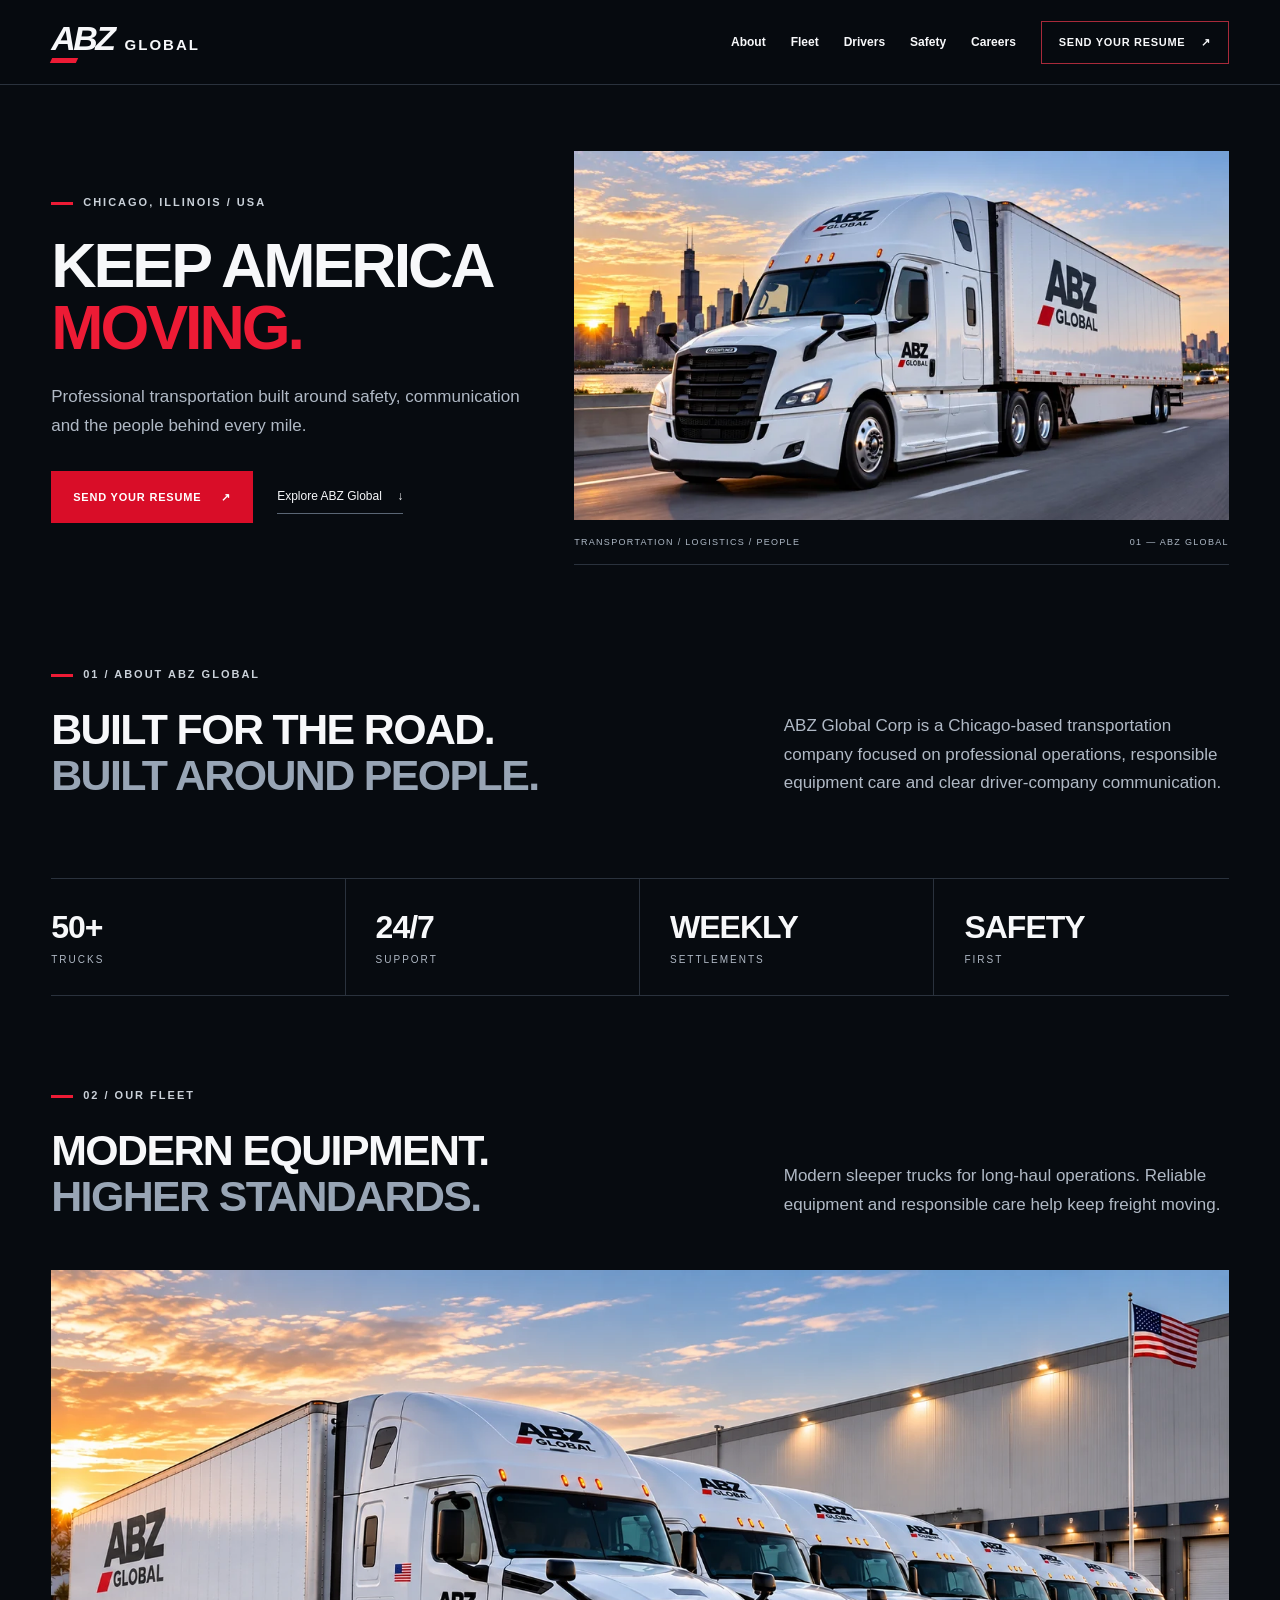
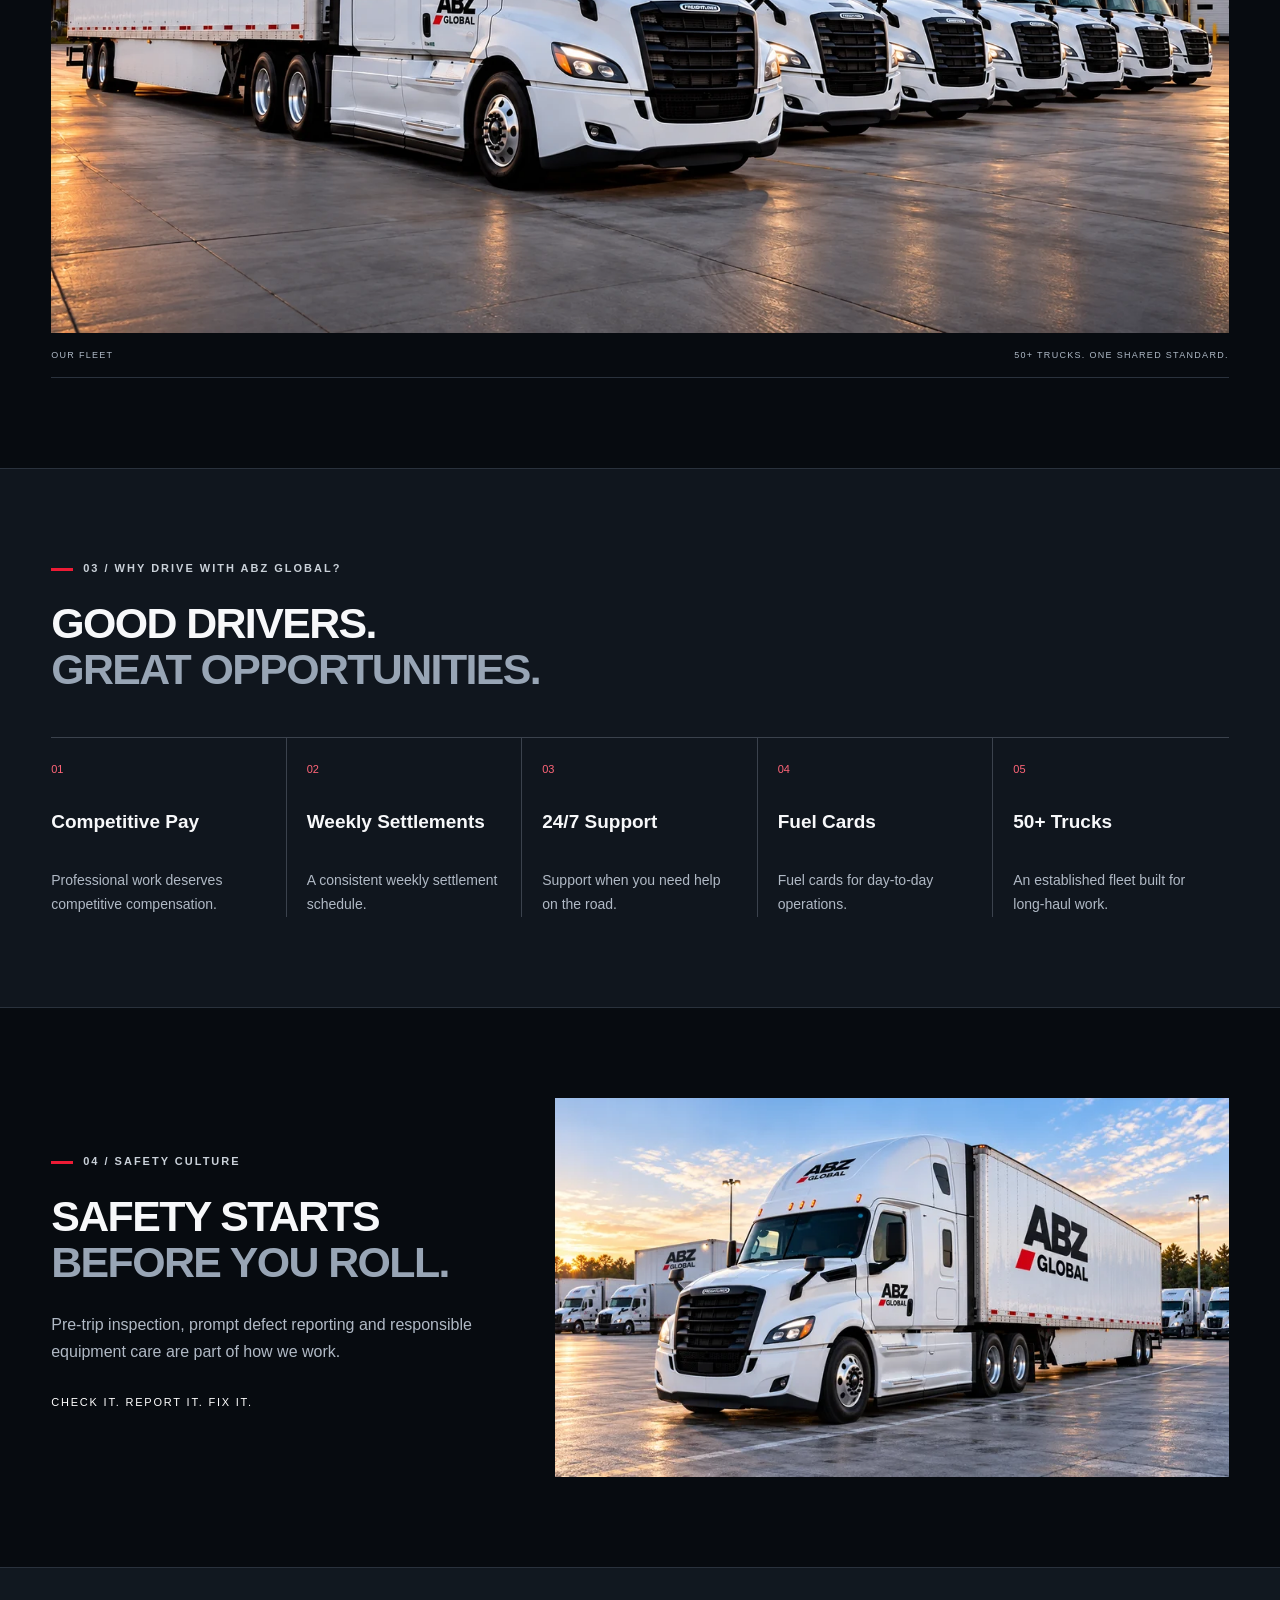
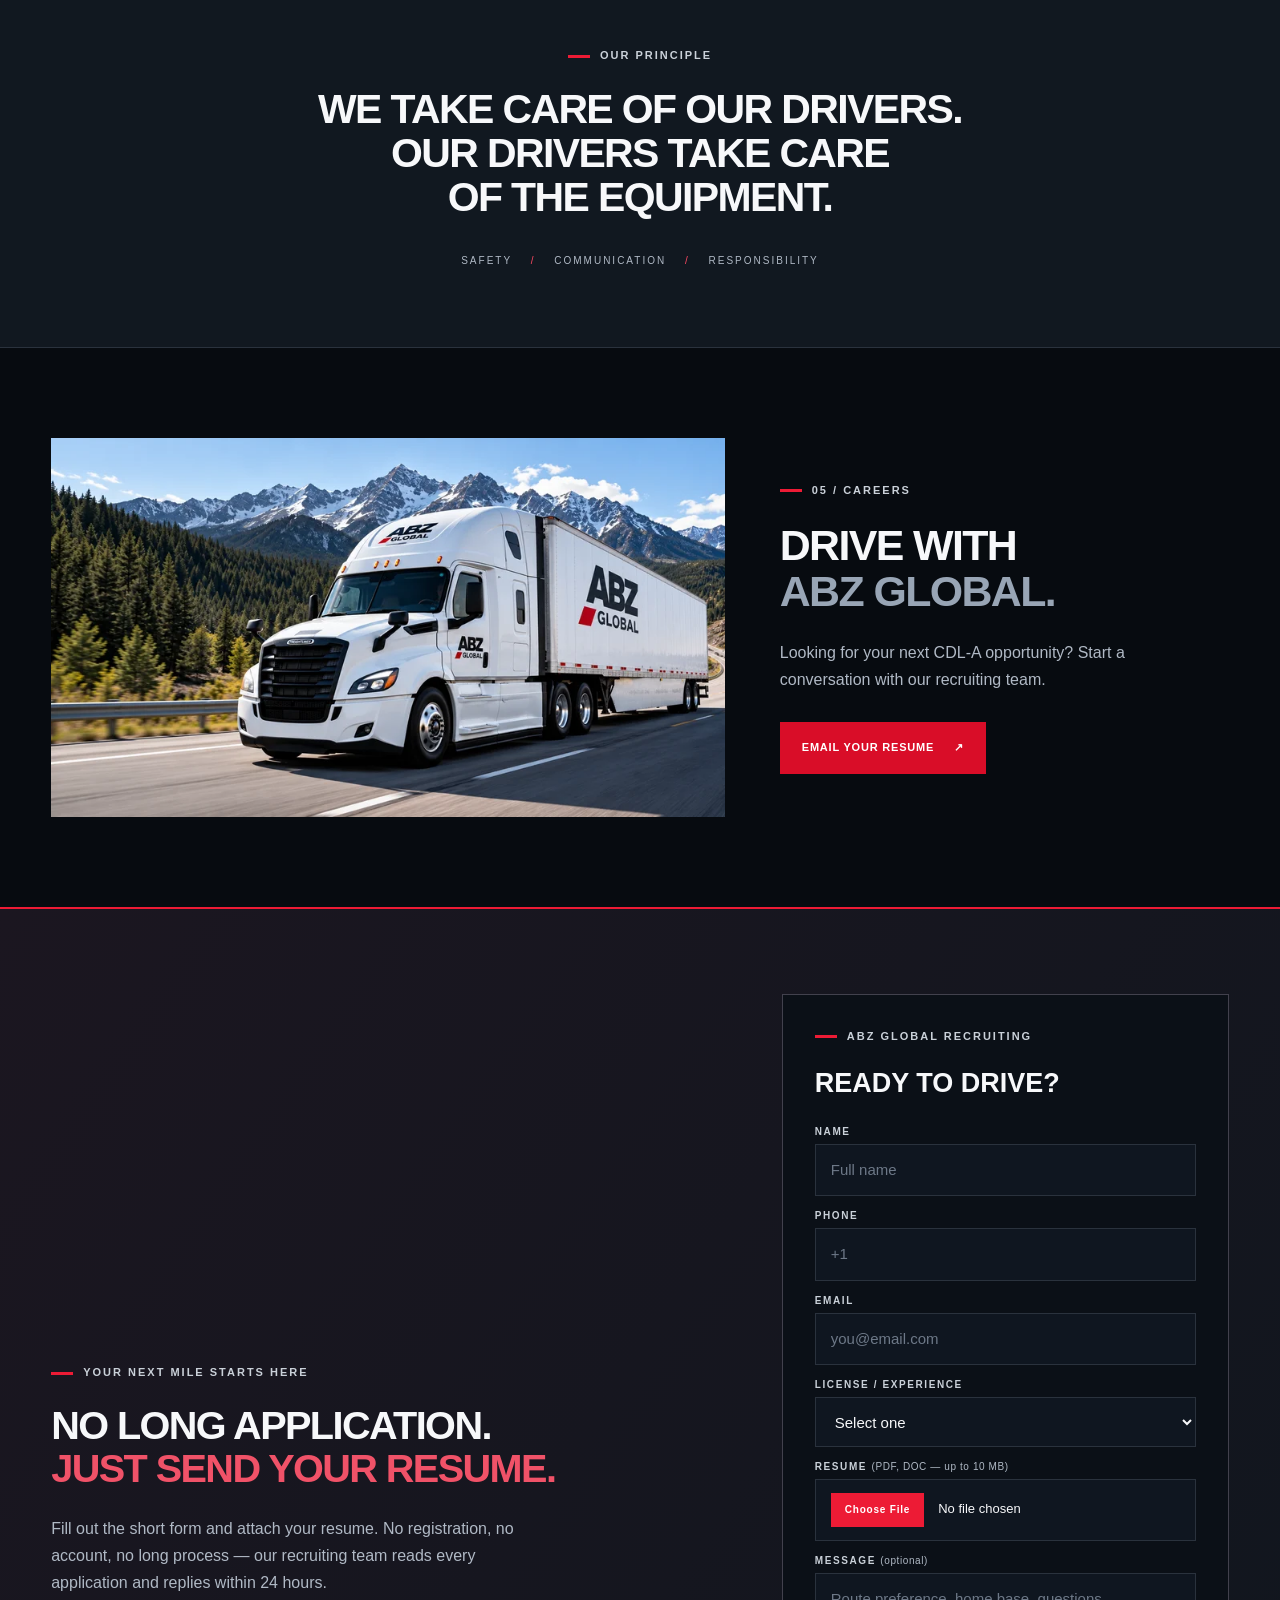
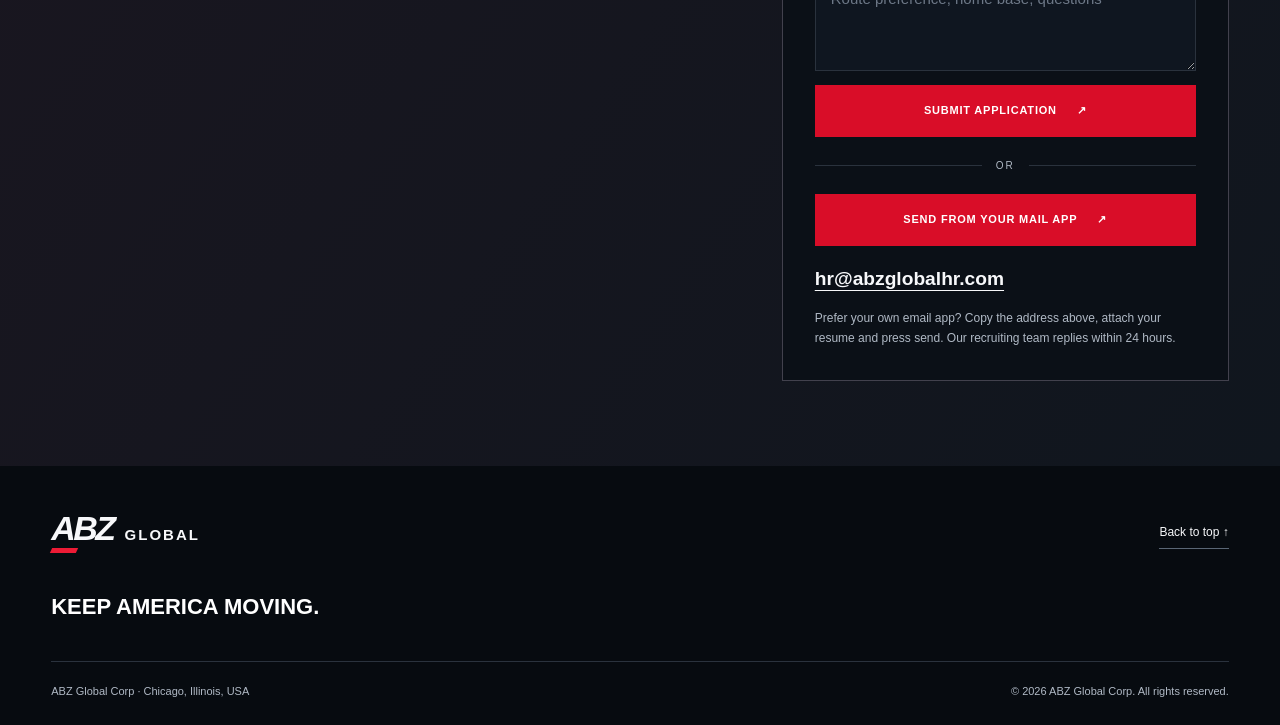
<file: index.html>
<!doctype html>
<html lang="en">
<head>
  <meta charset="utf-8">
  <meta name="viewport" content="width=device-width, initial-scale=1">
  <meta name="theme-color" content="#070b10">
  <meta name="description" content="ABZ Global Corp — Chicago-based transportation, 50+ trucks, and CDL-A driver opportunities. Competitive Pay, Weekly Settlements, 24/7 Support and Fuel Cards. Email your resume.">
  <meta property="og:type" content="website">
  <meta property="og:title" content="ABZ Global | Keep America Moving">
  <meta property="og:description" content="Professional transportation. CDL-A opportunities. No long application — just email your resume.">
  <title>ABZ Global | CDL-A Driver Opportunities | Keep America Moving</title>
  <link rel="icon" href="favicon.svg" type="image/svg+xml">
  <link rel="stylesheet" href="styles.css">
  <script src="script.js" defer></script>
</head>
<body>
<a class="skip" href="#main">Skip to content</a>
<header class="site-header">
  <div class="nav-wrap container">
    <a class="logo" href="#home" aria-label="ABZ Global home"><b>ABZ</b><span>GLOBAL</span></a>
    <button class="menu-toggle" type="button" aria-controls="main-nav" aria-expanded="false" aria-label="Open navigation" hidden><span aria-hidden="true">☰</span></button>
    <nav id="main-nav" aria-label="Main navigation">
      <a href="#about">About</a><a href="#fleet">Fleet</a><a href="#drivers">Drivers</a><a href="#safety">Safety</a><a href="#careers">Careers</a>
      <a class="nav-cta" href="mailto:hr@abzglobalhr.com?subject=CDL-A%20Driver%20%E2%80%94%20Resume">SEND YOUR RESUME <span aria-hidden="true">↗</span></a>
    </nav>
  </div>
</header>
<main id="main">
  <section id="home" class="hero container">
    <div class="hero-copy">
      <p class="eyebrow">CHICAGO, ILLINOIS / USA</p>
      <h1>KEEP AMERICA<br><em>MOVING.</em></h1>
      <p class="lead">Professional transportation built around safety, communication and the people behind every mile.</p>
      <div class="actions"><a class="btn primary" href="mailto:hr@abzglobalhr.com?subject=CDL-A%20Driver%20%E2%80%94%20Resume">SEND YOUR RESUME <span aria-hidden="true">↗</span></a><a class="text-link" href="#about">Explore ABZ Global <span aria-hidden="true">↓</span></a></div>
    </div>
    <figure class="hero-photo"><img src="hero.webp" srcset="hero-small.webp 840w, hero.webp 1672w" sizes="(max-width: 1000px) 100vw, 60vw" width="1672" height="941" alt="White ABZ Global Freightliner sleeper truck with a trailer against the Chicago skyline" fetchpriority="high"><figcaption><span>TRANSPORTATION / LOGISTICS / PEOPLE</span><span aria-hidden="true">01 — ABZ GLOBAL</span></figcaption></figure>
  </section>
  <section id="about" class="section container intro">
    <div><p class="eyebrow">01 / ABOUT ABZ GLOBAL</p><h2>BUILT FOR THE ROAD.<br><span>BUILT AROUND PEOPLE.</span></h2></div>
    <p>ABZ Global Corp is a Chicago-based transportation company focused on professional operations, responsible equipment care and clear driver-company communication.</p>
  </section>
  <section class="stats container" aria-label="ABZ at a glance">
    <div><strong>50+</strong><span>TRUCKS</span></div><div><strong>24/7</strong><span>SUPPORT</span></div><div><strong>WEEKLY</strong><span>SETTLEMENTS</span></div><div><strong>SAFETY</strong><span>FIRST</span></div>
  </section>
  <section id="fleet" class="section container">
    <div class="section-head"><div><p class="eyebrow">02 / OUR FLEET</p><h2>MODERN EQUIPMENT.<br><span>HIGHER STANDARDS.</span></h2></div><p>Modern sleeper trucks for long-haul operations. Reliable equipment and responsible care help keep freight moving.</p></div>
    <figure class="wide-photo"><img src="fleet.webp" srcset="fleet-small.webp 840w, fleet.webp 1672w" sizes="(max-width: 1440px) 92vw, 1320px" width="1672" height="941" loading="lazy" decoding="async" alt="A lineup of white ABZ Global Freightliner sleeper trucks outside a warehouse"><figcaption><span>OUR FLEET</span><span>50+ TRUCKS. ONE SHARED STANDARD.</span></figcaption></figure>
  </section>
  <section id="drivers" class="section drivers-section">
    <div class="container"><p class="eyebrow">03 / WHY DRIVE WITH ABZ GLOBAL?</p><h2>GOOD DRIVERS.<br><span>GREAT OPPORTUNITIES.</span></h2>
      <div class="benefits">
        <article><span class="number">01</span><h3>Competitive Pay</h3><p>Professional work deserves competitive compensation.</p></article>
        <article><span class="number">02</span><h3>Weekly Settlements</h3><p>A consistent weekly settlement schedule.</p></article>
        <article><span class="number">03</span><h3>24/7 Support</h3><p>Support when you need help on the road.</p></article>
        <article><span class="number">04</span><h3>Fuel Cards</h3><p>Fuel cards for day-to-day operations.</p></article>
        <article><span class="number">05</span><h3>50+ Trucks</h3><p>An established fleet built for long-haul work.</p></article>
      </div>
    </div>
  </section>
  <section id="safety" class="section container split-section">
    <div class="section-copy"><p class="eyebrow">04 / SAFETY CULTURE</p><h2>SAFETY STARTS<br><span>BEFORE YOU ROLL.</span></h2><p>Pre-trip inspection, prompt defect reporting and responsible equipment care are part of how we work.</p><p class="short-line">CHECK IT. REPORT IT. FIX IT.</p></div>
    <figure><img src="safety.webp" srcset="safety-small.webp 840w, safety.webp 1672w" sizes="(max-width: 1000px) 92vw, 56vw" width="1672" height="941" loading="lazy" decoding="async" alt="ABZ Global Freightliner sleeper truck parked in a truck yard"></figure>
  </section>
  <section class="principle"><div class="container"><p class="eyebrow">OUR PRINCIPLE</p><h2>WE TAKE CARE OF OUR DRIVERS.<br><span>OUR DRIVERS TAKE CARE<br class="desktop-break"> OF THE EQUIPMENT.</span></h2><p class="values">SAFETY <span> / </span> COMMUNICATION <span> / </span> RESPONSIBILITY</p></div></section>
  <section id="careers" class="section container split-section careers">
    <figure><img src="careers.webp" srcset="careers-small.webp 840w, careers.webp 1672w" sizes="(max-width: 1000px) 92vw, 56vw" width="1672" height="941" loading="lazy" decoding="async" alt="ABZ Global Freightliner sleeper truck and trailer on a mountain highway"></figure>
    <div class="section-copy"><p class="eyebrow">05 / CAREERS</p><h2>DRIVE WITH<br><span>ABZ GLOBAL.</span></h2><p>Looking for your next CDL-A opportunity? Start a conversation with our recruiting team.</p><a class="btn primary" href="mailto:hr@abzglobalhr.com?subject=CDL-A%20Driver%20%E2%80%94%20Resume">EMAIL YOUR RESUME <span aria-hidden="true">↗</span></a></div>
  </section>
  <section id="apply" class="apply"><div class="container apply-grid">
    <div><p class="eyebrow">YOUR NEXT MILE STARTS HERE</p><h2>NO LONG APPLICATION.<br><span>JUST SEND YOUR RESUME.</span></h2><p>Fill out the short form and attach your resume. No registration, no account, no long process — our recruiting team reads every application and replies within 24 hours.</p></div>
    <div class="resume-card">
      <p class="eyebrow">ABZ GLOBAL RECRUITING</p><h3>READY TO DRIVE?</h3>
      <form class="apply-form" name="driver-application" method="POST" action="/success.html" enctype="multipart/form-data" data-netlify="true" netlify-honeypot="bot-field">
        <input type="hidden" name="form-name" value="driver-application">
        <p class="honeypot"><label>Leave this field empty<input name="bot-field" tabindex="-1" autocomplete="off"></label></p>
        <div class="field"><label for="ap-name">NAME</label><input id="ap-name" name="name" type="text" required autocomplete="name" placeholder="Full name"></div>
        <div class="field"><label for="ap-phone">PHONE</label><input id="ap-phone" name="phone" type="tel" required autocomplete="tel" placeholder="+1"></div>
        <div class="field"><label for="ap-email">EMAIL</label><input id="ap-email" name="email" type="email" required autocomplete="email" placeholder="you@email.com"></div>
        <div class="field"><label for="ap-cdl">LICENSE / EXPERIENCE</label><select id="ap-cdl" name="license"><option value="">Select one</option><option>CDL-A with driving experience</option><option>CDL-A — new driver</option><option>CDL-B</option><option>No CDL yet</option></select></div>
        <div class="field"><label for="ap-resume">RESUME <span>(PDF, DOC — up to 10 MB)</span></label><input id="ap-resume" name="resume" type="file" accept=".pdf,.doc,.docx,.rtf"></div>
        <div class="field"><label for="ap-note">MESSAGE <span>(optional)</span></label><textarea id="ap-note" name="message" rows="3" placeholder="Route preference, home base, questions"></textarea></div>
        <button class="btn primary" type="submit">SUBMIT APPLICATION <span aria-hidden="true">↗</span></button>
      </form>
      <p class="or-line"><span aria-hidden="true">OR</span></p>
      <a class="btn primary" href="mailto:hr@abzglobalhr.com?subject=CDL-A%20Driver%20%E2%80%94%20Resume">SEND FROM YOUR MAIL APP <span aria-hidden="true">↗</span></a>
      <a class="email" href="mailto:hr@abzglobalhr.com">hr@abzglobalhr.com</a>
      <p class="email-help">Prefer your own email app? Copy the address above, attach your resume and press send. Our recruiting team replies within 24 hours.</p>
    </div>
  </div></section>
</main>
<footer class="container"><div class="footer-top"><a class="logo" href="#home" aria-label="ABZ Global home"><b>ABZ</b><span>GLOBAL</span></a><a class="text-link" href="#home">Back to top ↑</a></div><p class="footer-slogan">KEEP AMERICA MOVING.</p><div class="footer-bottom"><p>ABZ Global Corp · Chicago, Illinois, USA</p><p>© <span id="year">2026</span> ABZ Global Corp. All rights reserved.</p></div></footer>
</body>
</html>
</file>
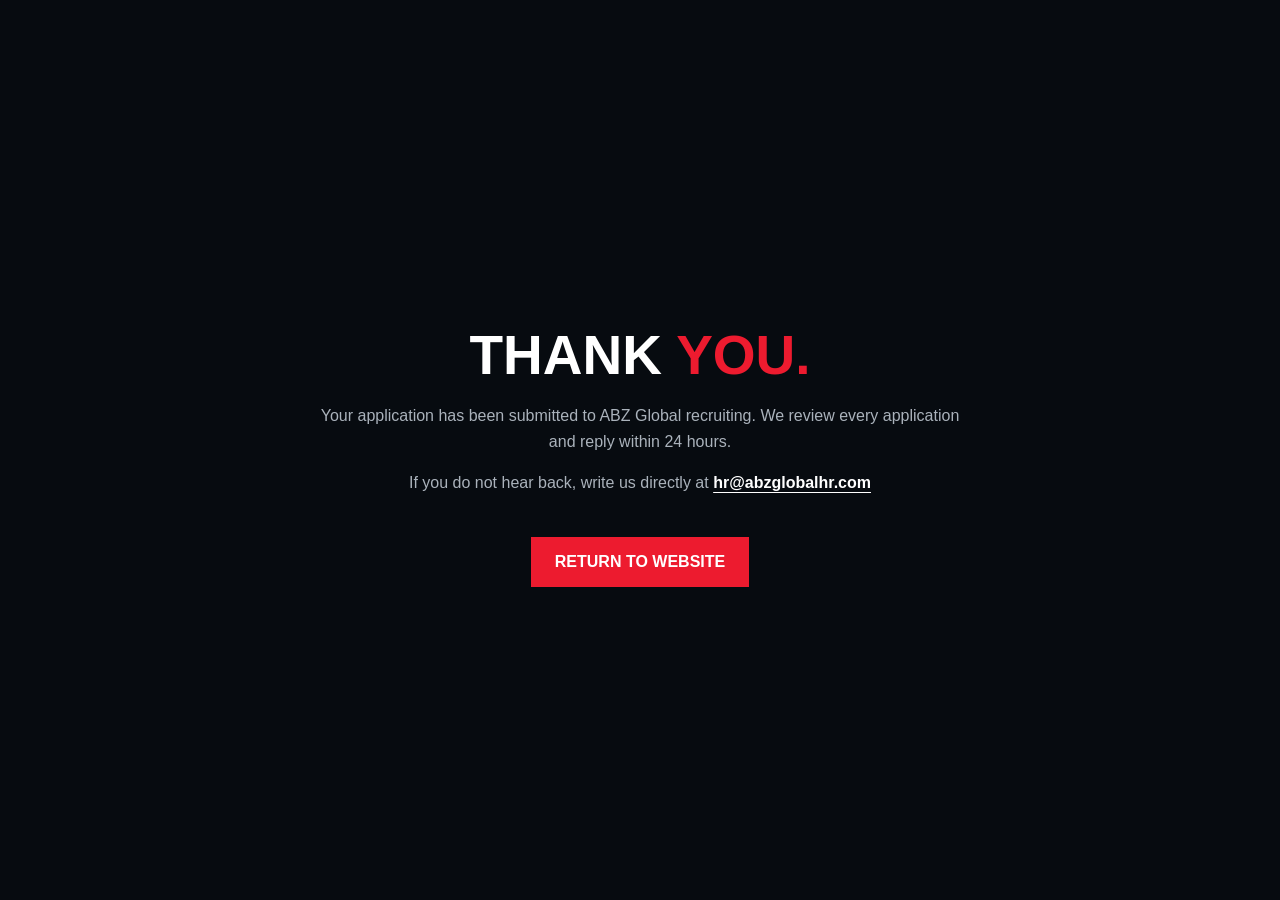
<file: success.html>
<!doctype html><html><head><meta charset="utf-8"><meta name="viewport" content="width=device-width,initial-scale=1"><title>Thank You | ABZ Global</title><style>body{margin:0;background:#070b10;color:#fff;font-family:Arial;display:grid;place-items:center;min-height:100vh;text-align:center}main{max-width:650px;padding:30px}h1{font-size:55px;margin:10px}b{color:#ed1b2f}p{color:#aab2bb;line-height:1.6}a{display:inline-block;margin-top:25px;background:#ed1b2f;color:#fff;padding:16px 24px;text-decoration:none;font-weight:bold}a.mail{background:none;color:#fff;margin:0;padding:0;text-decoration:underline;text-underline-offset:4px}</style></head><body><main><h1>THANK <b>YOU.</b></h1><p>Your application has been submitted to ABZ Global recruiting. We review every application and reply within 24 hours.</p><p>If you do not hear back, write us directly at <a class="mail" href="mailto:hr@abzglobalhr.com">hr@abzglobalhr.com</a></p><a class="btn" href="/">RETURN TO WEBSITE</a></main></body></html>
</file>
<file: styles.css>
:root{color-scheme:dark;--bg:#070b10;--panel:#10161e;--line:#2a323d;--muted:#b0b9c5;--red:#ed1b35;--white:#f7f8fa}
*{box-sizing:border-box}html{scroll-behavior:smooth;scroll-padding-top:104px}body{margin:0;background:var(--bg);color:var(--white);font-family:Arial,Helvetica,sans-serif;-webkit-font-smoothing:antialiased}a{color:inherit;text-decoration:none}button{font:inherit}a,button{-webkit-tap-highlight-color:transparent}a:focus-visible,button:focus-visible{outline:3px solid #fff;outline-offset:5px}a:hover{color:#fff}figure{margin:0;min-width:0}img{display:block;width:100%;height:auto;object-fit:contain}p{color:var(--muted);line-height:1.7}h1,h2,h3,p{margin-top:0}.container{width:min(1320px,92%);margin-inline:auto}.section{padding-block:90px}.eyebrow{font-size:11px;letter-spacing:2px;font-weight:700;color:#cad1d9;margin-bottom:22px;line-height:1.7}.eyebrow:before{content:"";display:inline-block;width:22px;height:3px;background:var(--red);vertical-align:middle;margin-right:10px}h2{font-size:clamp(30px,3.35vw,48px);line-height:1.08;letter-spacing:-1.6px;font-weight:900;margin-bottom:25px}h2 span{color:#98a5b5}h3{font-size:22px}h1{font-size:clamp(46px,4.9vw,76px);letter-spacing:-3px;line-height:.99;font-weight:900;margin-bottom:25px}h1 em{font-style:normal;color:var(--red)}.skip{position:fixed;top:10px;left:10px;padding:15px;background:var(--red);z-index:100;transform:translateY(-150%)}.skip:focus{transform:none}.site-header{position:sticky;top:0;z-index:20;background:#070b10f5;border-bottom:1px solid var(--line)}.nav-wrap{min-height:84px;display:flex;justify-content:space-between;align-items:center;gap:22px}.logo{display:inline-flex;align-items:baseline;gap:11px;flex-shrink:0}.logo b{font-size:34px;font-style:italic;letter-spacing:-2.5px;line-height:1}.logo b:after{content:"";display:block;width:26px;height:5px;background:var(--red);transform:skew(-25deg);margin-top:3px}.logo span{font-size:15px;font-weight:700;letter-spacing:2px}nav{display:flex;align-items:center;gap:25px;font-size:12px;font-weight:700}nav>a:not(.nav-cta){padding-block:16px}nav>a:hover{color:#ff687a}.nav-cta{border:1px solid #a82a3a;padding:14px 17px;font-size:11px;letter-spacing:.7px}.nav-cta span{margin-left:12px}.menu-toggle{background:none;border:1px solid var(--line);color:white;font-size:24px;width:46px;height:46px;cursor:pointer}.menu-toggle[hidden]{display:none}.hero{display:grid;grid-template-columns:.9fr 1.2fr;align-items:center;gap:32px;padding-block:66px 35px}.hero-copy{padding-block:20px}.lead{font-size:17px;max-width:480px}.actions{display:flex;align-items:center;flex-wrap:wrap;gap:24px;margin-top:30px}.btn{display:inline-flex;align-items:center;justify-content:center;gap:20px;min-height:52px;padding:17px 22px;font-size:11px;letter-spacing:.8px;font-weight:800;line-height:1.5;transition:background .2s}.primary{background:#d90d28;color:#fff}.primary:hover{background:#f0233e}.text-link{font-size:12px;line-height:1.7;border-bottom:1px solid #5a6675;padding-block:6px}.text-link span{margin-left:12px}.hero-photo{border-bottom:1px solid var(--line)}figcaption{display:flex;justify-content:space-between;gap:18px;padding:15px 0;color:#aeb9c6;font-size:9px;letter-spacing:1.3px;line-height:1.6}.intro,.section-head{display:grid;grid-template-columns:1.2fr .8fr;align-items:end;gap:65px}.intro>p,.section-head>p{font-size:17px;margin-bottom:25px}.intro{padding-top:65px;padding-bottom:55px}.stats{display:grid;grid-template-columns:repeat(4,1fr);border-top:1px solid var(--line);border-bottom:1px solid var(--line)}.stats div{padding:30px;border-right:1px solid var(--line)}.stats div:first-child{padding-left:0}.stats div:last-child{border:0}.stats strong{display:block;font-size:32px;letter-spacing:-1px}.stats span{display:block;font-size:10px;letter-spacing:2px;color:var(--muted);margin-top:8px}.wide-photo{margin-top:25px}.wide-photo figcaption{border-bottom:1px solid var(--line)}.drivers-section{background:var(--panel);border-block:1px solid var(--line)}.benefits{display:grid;grid-template-columns:repeat(5,1fr);margin-top:45px;border-top:1px solid #3b424d}.benefits article{padding:25px 20px 0;border-right:1px solid #3b424d}.benefits article:first-child{padding-left:0}.benefits article:last-child{border-right:0}.number{display:block;font-size:11px;color:#ff6578;margin-bottom:35px}.benefits h3{font-size:19px;line-height:1.3;min-height:49px;margin-bottom:10px}.benefits p{font-size:14px;margin:0}.split-section{display:grid;grid-template-columns:.8fr 1.2fr;align-items:center;gap:55px}.section-copy>p:not(.eyebrow){font-size:16px;max-width:440px}.short-line{font-size:11px!important;letter-spacing:1.8px;color:white;margin-top:28px}.principle{background:#111820;text-align:center;padding:78px 0;border-block:1px solid var(--line)}.principle h2{font-size:clamp(28px,3.2vw,46px)}.principle h2 span{color:var(--white)}.values{font-size:10px;letter-spacing:2px;margin:32px 0 0}.values span{color:#ff4963;margin-inline:14px}.careers{grid-template-columns:1.2fr .8fr}.careers .btn{margin-top:12px}.apply{padding:85px 0;background:linear-gradient(125deg,#1b1620,#10161e);border-top:2px solid var(--red)}.apply-grid{display:grid;grid-template-columns:1.2fr .8fr;gap:60px;align-items:center}.apply h2{font-size:clamp(30px,3.1vw,44px)}.apply h2 span{color:#f05268}.apply-grid>div>p:last-child{max-width:480px}.resume-card{padding:32px;border:1px solid #42414d;background:#0b1017}.resume-card h3{font-size:27px}.resume-card .btn{width:100%}.apply-form{display:grid;gap:14px;margin-top:22px}.field{display:grid;gap:7px}.field label{font-size:10px;letter-spacing:1.6px;font-weight:700;color:#cad1d9}.field label span{color:var(--muted);letter-spacing:.6px;font-weight:400}.field input,.field select,.field textarea{width:100%;min-height:50px;padding:14px 15px;background:#0f1620;border:1px solid var(--line);color:var(--white);font:inherit;font-size:15px;line-height:1.5}.field textarea{min-height:88px;resize:vertical}.field input::placeholder,.field textarea::placeholder{color:#6d7887}.field input:focus,.field select:focus,.field textarea:focus{outline:none;border-color:var(--red)}.field input[type=file]{padding:13px 15px;font-size:13px;line-height:1.6}.field input[type=file]::file-selector-button{margin-right:14px;padding:9px 14px;background:var(--red);border:0;color:#fff;font:inherit;font-size:10px;letter-spacing:.8px;font-weight:800;cursor:pointer}.apply-form .btn{width:100%;border:0;cursor:pointer}.honeypot{position:absolute;width:1px;height:1px;overflow:hidden;clip:rect(0 0 0 0);white-space:nowrap}.or-line{display:flex;align-items:center;gap:14px;margin:20px 0;font-size:10px;letter-spacing:2px;color:var(--muted)}.or-line:before,.or-line:after{content:"";flex:1;height:1px;background:var(--line)}.email{display:block;font-size:clamp(15px,1.5vw,20px);font-weight:700;overflow-wrap:anywhere;margin-top:22px;text-decoration:underline;text-underline-offset:5px}.email-help{font-size:12px;margin:18px 0 0}footer{padding-block:45px 25px}.footer-top,.footer-bottom{display:flex;justify-content:space-between;gap:20px;align-items:center}.footer-slogan{font-weight:800;font-size:22px;color:white;margin:35px 0}.footer-bottom{border-top:1px solid var(--line);padding-top:20px}.footer-bottom p{font-size:11px;margin:0}
@media(min-width:1700px){.hero{padding-block:80px 45px}}
@media(max-width:1100px){nav{gap:16px}.hero{gap:25px}h1{font-size:clamp(43px,5.2vw,64px)}.split-section{gap:30px}.benefits article{padding-inline:15px}.nav-cta{padding-inline:12px}}
@media(max-width:1000px){.nav-wrap{flex-wrap:wrap;padding-block:15px}.nav-wrap nav{width:100%;justify-content:center;flex-wrap:wrap}.js .menu-toggle{display:block}.js nav{display:none}.js nav.is-open{display:flex}.hero{grid-template-columns:1fr;padding-top:45px;gap:20px}.hero-copy{max-width:720px}.hero h1{font-size:clamp(48px,8vw,76px)}.hero .lead{max-width:550px}.hero-photo{width:100%}.intro,.section-head{gap:30px}.split-section,.careers{grid-template-columns:1fr}.section-copy>p:not(.eyebrow){max-width:650px}.careers .section-copy{grid-row:1}.benefits{grid-template-columns:repeat(3,1fr)}.benefits article{padding:25px 20px;border-bottom:1px solid #3b424d}.benefits article:first-child{padding-left:20px}.benefits article:nth-child(3){border-right:0}.benefits h3{min-height:0}.number{margin-bottom:20px}.apply-grid{gap:30px}.resume-card{padding:25px}}
@media(max-width:650px){html{scroll-padding-top:88px}.container{width:calc(100% - 40px)}.nav-wrap{min-height:74px;padding-block:12px}.logo b{font-size:30px}.logo span{font-size:13px}.js nav.is-open{align-items:stretch;flex-direction:column;gap:0;padding:12px 0 5px}.js nav>a{padding:14px 12px}.nav-cta{text-align:center;margin-top:10px}.hero{padding-top:28px;padding-bottom:15px}.hero-copy{padding-top:10px}.hero h1{font-size:clamp(42px,10.6vw,66px);letter-spacing:-2px}.eyebrow{font-size:9px;letter-spacing:1.5px;margin-bottom:18px}.lead{font-size:16px}.actions{gap:20px;margin-top:25px}.actions .btn{width:100%}.hero-photo figcaption span:last-child{display:none}.section{padding-block:58px}h2{font-size:clamp(28px,7.5vw,40px);letter-spacing:-1px}.intro,.section-head,.apply-grid{grid-template-columns:1fr;gap:5px}.intro>p,.section-head>p{font-size:16px;margin-bottom:0}.stats{grid-template-columns:1fr 1fr}.stats div{padding:23px 15px}.stats div:first-child{padding-left:15px}.stats div:nth-child(2){border-right:0}.stats div:nth-child(-n+2){border-bottom:1px solid var(--line)}.stats strong{font-size:27px}.stats span{font-size:9px}.wide-photo{margin-top:28px}figcaption{font-size:8px;letter-spacing:1px}.benefits{grid-template-columns:1fr;margin-top:30px}.benefits article,.benefits article:first-child{border-right:0;padding:24px 0;display:grid;grid-template-columns:32px 1fr;gap:0 10px}.number{grid-row:1/3;margin:3px 0 0}.benefits h3{margin-bottom:7px}.benefits p{grid-column:2}.split-section{gap:22px}.principle{padding:55px 0}.principle h2{font-size:28px;line-height:1.2}.desktop-break{display:none}.values{font-size:9px;letter-spacing:1px;line-height:2}.values span{margin-inline:5px}.apply{padding-block:55px}.apply-grid{gap:25px}.resume-card{padding:24px}.resume-card h3{font-size:25px}.email{font-size:18px}.footer-bottom{align-items:flex-start;flex-direction:column;gap:8px}.footer-slogan{font-size:20px}.footer-top .text-link{font-size:11px}}
@media(prefers-reduced-motion:reduce){html{scroll-behavior:auto}.btn{transition:none}}

@media(min-width:1001px){.menu-toggle{display:none}}
</file>
